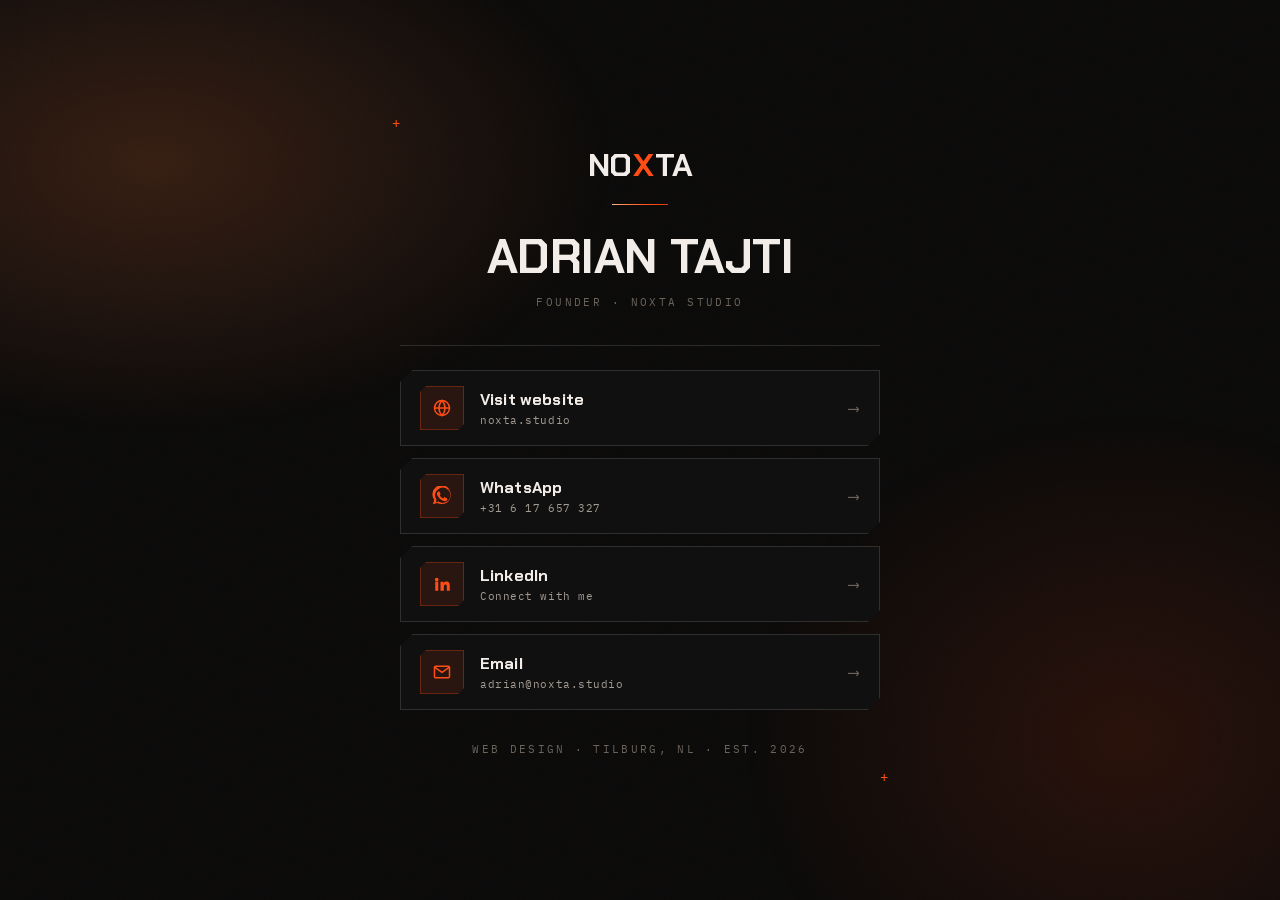
<file: card.html>
<!doctype html>
<html lang="en">
  <head>
    <meta charset="utf-8" />
    <meta name="viewport" content="width=device-width, initial-scale=1" />
    <title>Adrian Tajti · Noxta Studio</title>
    <meta name="description" content="Adrian Tajti — freelance web designer in Tilburg. Noxta Studio." />
    <meta name="robots" content="noindex,follow" />
    <link rel="canonical" href="https://noxta.studio/card" />

    <!-- Favicons / app icons -->
    <link rel="icon" type="image/svg+xml" href="assets/favicon.svg" />
    <link rel="icon" type="image/png" sizes="32x32" href="assets/favicon-32x32.png" />
    <link rel="icon" type="image/png" sizes="16x16" href="assets/favicon-16x16.png" />
    <link rel="shortcut icon" href="assets/favicon.ico" />
    <link rel="apple-touch-icon" sizes="180x180" href="assets/apple-touch-icon.png" />
    <link rel="manifest" href="site.webmanifest" />
    <meta name="theme-color" content="#ff4d15" />

    <link rel="preconnect" href="https://fonts.googleapis.com" />
    <link rel="preconnect" href="https://fonts.gstatic.com" crossorigin />
    <link href="https://fonts.googleapis.com/css2?family=Chakra+Petch:wght@500;600;700&family=Archivo:ital,wdth,wght@0,62..125,100..900;1,62..125,100..900&family=IBM+Plex+Mono:wght@400;500&display=swap" rel="stylesheet" />
    <style>
:root {
  --bg: #0a0908;
  --bg-soft: #111010;
  --bg-tint: #181614;
  --ink: #f2ede8;
  --ink-soft: #a39c93;
  --mute: #6b645c;
  --hairline: rgba(255, 255, 255, 0.13);
  --accent: linear-gradient(100deg, #ffb38a 0%, #ff7a3d 32%, #ff4d15 68%, #d63a0d 100%);
  --accent-solid: #ff4d15;
  --f-display: "Chakra Petch", "Archivo", sans-serif;
  --f-body: "Archivo", sans-serif;
  --f-mono: "IBM Plex Mono", monospace;
  --pad-x: clamp(20px, 5vw, 40px);
}

* { box-sizing: border-box; margin: 0; padding: 0; }

html, body {
  background: var(--bg);
  color: var(--ink);
  font-family: var(--f-body);
  -webkit-font-smoothing: antialiased;
  text-rendering: optimizeLegibility;
  overflow-x: clip;
  min-height: 100dvh;
}

body {
  display: flex;
  flex-direction: column;
  align-items: center;
  justify-content: center;
  padding: 64px var(--pad-x);
  position: relative;
  isolation: isolate;
}

/* Ambient orange glows */
body::before,
body::after {
  content: "";
  position: fixed;
  inset: 0;
  pointer-events: none;
  z-index: -1;
}
body::before {
  background:
    radial-gradient(ellipse 60% 50% at 12% 18%, rgba(255, 122, 61, 0.18), transparent 60%),
    radial-gradient(ellipse 50% 60% at 88% 82%, rgba(214, 58, 13, 0.15), transparent 60%);
}
body::after {
  background-image: url("data:image/svg+xml;utf8,<svg xmlns='http://www.w3.org/2000/svg' width='200' height='200'><filter id='n'><feTurbulence type='fractalNoise' baseFrequency='0.9' numOctaves='2' stitchTiles='stitch'/><feColorMatrix values='0 0 0 0 0.6 0 0 0 0 0.7 0 0 0 0 1 0 0 0 0.05 0'/></filter><rect width='100%25' height='100%25' filter='url(%23n)'/></svg>");
  opacity: 0.4;
  mix-blend-mode: screen;
}

.card-wrap {
  position: relative;
  width: 100%;
  max-width: 480px;
  display: flex;
  flex-direction: column;
  align-items: center;
}
.card-wrap::before,
.card-wrap::after {
  content: "+";
  position: absolute;
  font-family: var(--f-mono);
  font-size: 14px;
  color: var(--accent-solid);
  line-height: 1;
}
.card-wrap::before { top: -28px; left: -8px; }
.card-wrap::after  { bottom: -28px; right: -8px; }

.logo {
  font-family: var(--f-display);
  font-weight: 700;
  font-size: 32px;
  letter-spacing: -0.01em;
  text-decoration: none;
  color: var(--ink);
  display: inline-flex;
  align-items: baseline;
}
.logo .x {
  color: var(--accent-solid);
  padding: 0 1px;
}

.logo-rule {
  width: 56px;
  height: 1px;
  background: var(--accent);
  margin: 18px 0 28px;
}

.name {
  font-family: var(--f-display);
  font-weight: 700;
  font-size: clamp(34px, 7vw, 48px);
  line-height: 1;
  letter-spacing: -0.01em;
  text-transform: uppercase;
  text-align: center;
}

.role {
  font-family: var(--f-mono);
  font-size: 11px;
  letter-spacing: 0.22em;
  text-transform: uppercase;
  color: var(--mute);
  margin-top: 14px;
}

.divider {
  width: 100%;
  height: 1px;
  background: var(--hairline);
  margin: 36px 0 24px;
}

.links {
  width: 100%;
  display: flex;
  flex-direction: column;
  gap: 12px;
}

.link {
  --mx: 50%;
  --my: 50%;
  position: relative;
  display: flex;
  align-items: center;
  gap: 16px;
  padding: 16px 20px;
  background: var(--bg-soft);
  color: var(--ink);
  text-decoration: none;
  box-shadow: inset 0 0 0 1px var(--hairline);
  clip-path: polygon(12px 0, 100% 0, 100% calc(100% - 12px), calc(100% - 12px) 100%, 0 100%, 0 12px);
  overflow: hidden;
  transition:
    transform 280ms cubic-bezier(.2,.7,.2,1),
    box-shadow 280ms cubic-bezier(.2,.7,.2,1),
    background-color 280ms;
}
.link::after {
  content: "";
  position: absolute;
  inset: 0;
  pointer-events: none;
  background: radial-gradient(
    260px circle at var(--mx, 50%) var(--my, 50%),
    rgba(255, 77, 21, 0.20),
    rgba(255, 77, 21, 0) 70%
  );
  opacity: 0;
  transition: opacity 240ms cubic-bezier(.2,.7,.2,1);
  z-index: 1;
  mix-blend-mode: screen;
}
.link > * { position: relative; z-index: 2; }
.link:hover {
  transform: translateY(-3px);
  background-color: rgba(255, 77, 21, 0.04);
  box-shadow:
    inset 0 0 0 1px rgba(255, 77, 21, 0.45),
    0 18px 40px -20px rgba(0, 0, 0, 0.6),
    0 0 60px -30px rgba(255, 77, 21, 0.35);
}
.link:hover::after { opacity: 1; }

.link-icon {
  width: 44px;
  height: 44px;
  flex-shrink: 0;
  display: flex;
  align-items: center;
  justify-content: center;
  background: rgba(255, 77, 21, 0.10);
  color: var(--accent-solid);
  box-shadow: inset 0 0 0 1px rgba(255, 77, 21, 0.30);
  clip-path: polygon(6px 0, 100% 0, 100% calc(100% - 6px), calc(100% - 6px) 100%, 0 100%, 0 6px);
  transition: background 280ms, box-shadow 280ms;
}
.link:hover .link-icon {
  background: rgba(255, 77, 21, 0.16);
  box-shadow: inset 0 0 0 1px rgba(255, 77, 21, 0.55);
}

.link-text {
  flex: 1;
  display: flex;
  flex-direction: column;
  gap: 3px;
  min-width: 0;
}
.link-label {
  font-family: var(--f-display);
  font-weight: 700;
  font-size: 16px;
  letter-spacing: 0.01em;
  color: var(--ink);
}
.link-sub {
  font-family: var(--f-mono);
  font-size: 11px;
  letter-spacing: 0.05em;
  color: var(--ink-soft);
  white-space: nowrap;
  overflow: hidden;
  text-overflow: ellipsis;
}

.link-arrow {
  color: var(--mute);
  font-family: var(--f-display);
  font-size: 18px;
  transition: color 200ms cubic-bezier(.2,.7,.2,1), transform 200ms cubic-bezier(.2,.7,.2,1);
}
.link:hover .link-arrow {
  color: var(--accent-solid);
  transform: translateX(4px);
}

.foot {
  margin-top: 32px;
  font-family: var(--f-mono);
  font-size: 10.5px;
  letter-spacing: 0.22em;
  text-transform: uppercase;
  color: var(--mute);
  text-align: center;
}

/* Cinematic entrance */
@keyframes cardrise {
  from { opacity: 0; transform: translateY(20px); filter: blur(8px); }
  to   { opacity: 1; transform: translateY(0);    filter: blur(0); }
}
.logo, .logo-rule, .name, .role, .divider, .links .link, .foot {
  animation: cardrise 900ms cubic-bezier(.2,.7,.2,1) both;
}
.logo       { animation-delay:  80ms; }
.logo-rule  { animation-delay: 180ms; }
.name       { animation-delay: 260ms; }
.role       { animation-delay: 380ms; }
.divider    { animation-delay: 480ms; }
.links .link:nth-child(1) { animation-delay: 540ms; }
.links .link:nth-child(2) { animation-delay: 620ms; }
.links .link:nth-child(3) { animation-delay: 700ms; }
.links .link:nth-child(4) { animation-delay: 780ms; }
.foot       { animation-delay: 900ms; }

@media (prefers-reduced-motion: reduce) {
  .logo, .logo-rule, .name, .role, .divider, .links .link, .foot {
    animation: none !important;
    opacity: 1 !important;
    transform: none !important;
    filter: none !important;
  }
}
    </style>
  </head>
  <body>
    <main class="card-wrap" id="card">
      <a href="/" class="logo" aria-label="Noxta">NO<span class="x">X</span>TA</a>
      <div class="logo-rule"></div>

      <h1 class="name">Adrian Tajti</h1>
      <div class="role">Founder · Noxta Studio</div>

      <div class="divider"></div>

      <div class="links">
        <a class="link" href="https://noxta.studio" aria-label="Open noxta.studio">
          <span class="link-icon" aria-hidden="true">
            <svg width="20" height="20" viewBox="0 0 24 24" fill="none" stroke="currentColor" stroke-width="1.8" stroke-linecap="round" stroke-linejoin="round">
              <circle cx="12" cy="12" r="9" />
              <path d="M3 12h18" />
              <path d="M12 3a13 13 0 0 1 0 18" />
              <path d="M12 3a13 13 0 0 0 0 18" />
            </svg>
          </span>
          <span class="link-text">
            <span class="link-label">Visit website</span>
            <span class="link-sub">noxta.studio</span>
          </span>
          <span class="link-arrow" aria-hidden="true">→</span>
        </a>

        <a class="link" href="https://wa.me/31617657327" target="_blank" rel="noreferrer noopener" aria-label="WhatsApp Adrian">
          <span class="link-icon" aria-hidden="true">
            <svg width="20" height="20" viewBox="0 0 24 24" fill="currentColor">
              <path d="M17.5 14.4c-.3-.1-1.8-.9-2.1-1-.3-.1-.5-.1-.7.2-.2.3-.8 1-.9 1.2-.2.2-.3.2-.6.1-1.7-.8-2.7-1.5-3.8-3.4-.3-.5.3-.5.8-1.5.1-.2.1-.3 0-.5l-1-2.4c-.3-.6-.5-.5-.7-.5h-.6c-.2 0-.5.1-.8.4-.3.3-1.1 1-1.1 2.5s1.1 3 1.3 3.2c.2.2 2.2 3.4 5.4 4.8.7.3 1.3.5 1.7.6.7.2 1.3.2 1.8.1.6-.1 1.8-.7 2-1.4.3-.7.3-1.3.2-1.4-.1-.2-.3-.2-.6-.4Z" />
              <path d="M20.5 3.5A11 11 0 0 0 2.7 16.8L1 22l5.3-1.7a11 11 0 0 0 5.3 1.3h.1a11 11 0 0 0 7.8-18.6Zm-7.8 16.7a9 9 0 0 1-4.7-1.3l-.3-.2-3.2 1 1-3.1-.2-.3a9.2 9.2 0 1 1 7.4 4Z" />
            </svg>
          </span>
          <span class="link-text">
            <span class="link-label">WhatsApp</span>
            <span class="link-sub">+31 6 17 657 327</span>
          </span>
          <span class="link-arrow" aria-hidden="true">→</span>
        </a>

        <a class="link" href="https://www.linkedin.com/in/adriantajti/" target="_blank" rel="noreferrer noopener" aria-label="LinkedIn profile">
          <span class="link-icon" aria-hidden="true">
            <svg width="18" height="18" viewBox="0 0 24 24" fill="currentColor">
              <path d="M4.98 3.5a2.5 2.5 0 1 1 0 5 2.5 2.5 0 0 1 0-5ZM3 9h4v12H3V9Zm7 0h3.8v1.7h.1c.5-1 1.8-2 3.7-2 4 0 4.8 2.6 4.8 6V21h-4v-5.5c0-1.3 0-3-1.8-3s-2.1 1.4-2.1 2.9V21H10V9Z" />
            </svg>
          </span>
          <span class="link-text">
            <span class="link-label">LinkedIn</span>
            <span class="link-sub">Connect with me</span>
          </span>
          <span class="link-arrow" aria-hidden="true">→</span>
        </a>

        <a class="link" href="mailto:adrian@noxta.studio" aria-label="Email Adrian">
          <span class="link-icon" aria-hidden="true">
            <svg width="20" height="20" viewBox="0 0 24 24" fill="none" stroke="currentColor" stroke-width="1.8" stroke-linecap="round" stroke-linejoin="round">
              <rect x="3" y="5" width="18" height="14" rx="1.5" />
              <path d="m3.5 6.5 8.5 6 8.5-6" />
            </svg>
          </span>
          <span class="link-text">
            <span class="link-label">Email</span>
            <span class="link-sub">adrian@noxta.studio</span>
          </span>
          <span class="link-arrow" aria-hidden="true">→</span>
        </a>
      </div>

      <div class="foot">Web design · Tilburg, NL · Est. 2026</div>
    </main>

    <script>
      // Cursor-tracking spotlight on each link
      document.querySelectorAll(".link").forEach((el) => {
        el.addEventListener("mousemove", (e) => {
          const r = el.getBoundingClientRect();
          el.style.setProperty("--mx", (e.clientX - r.left) + "px");
          el.style.setProperty("--my", (e.clientY - r.top) + "px");
        });
      });
    </script>
  </body>
</html>
</file>
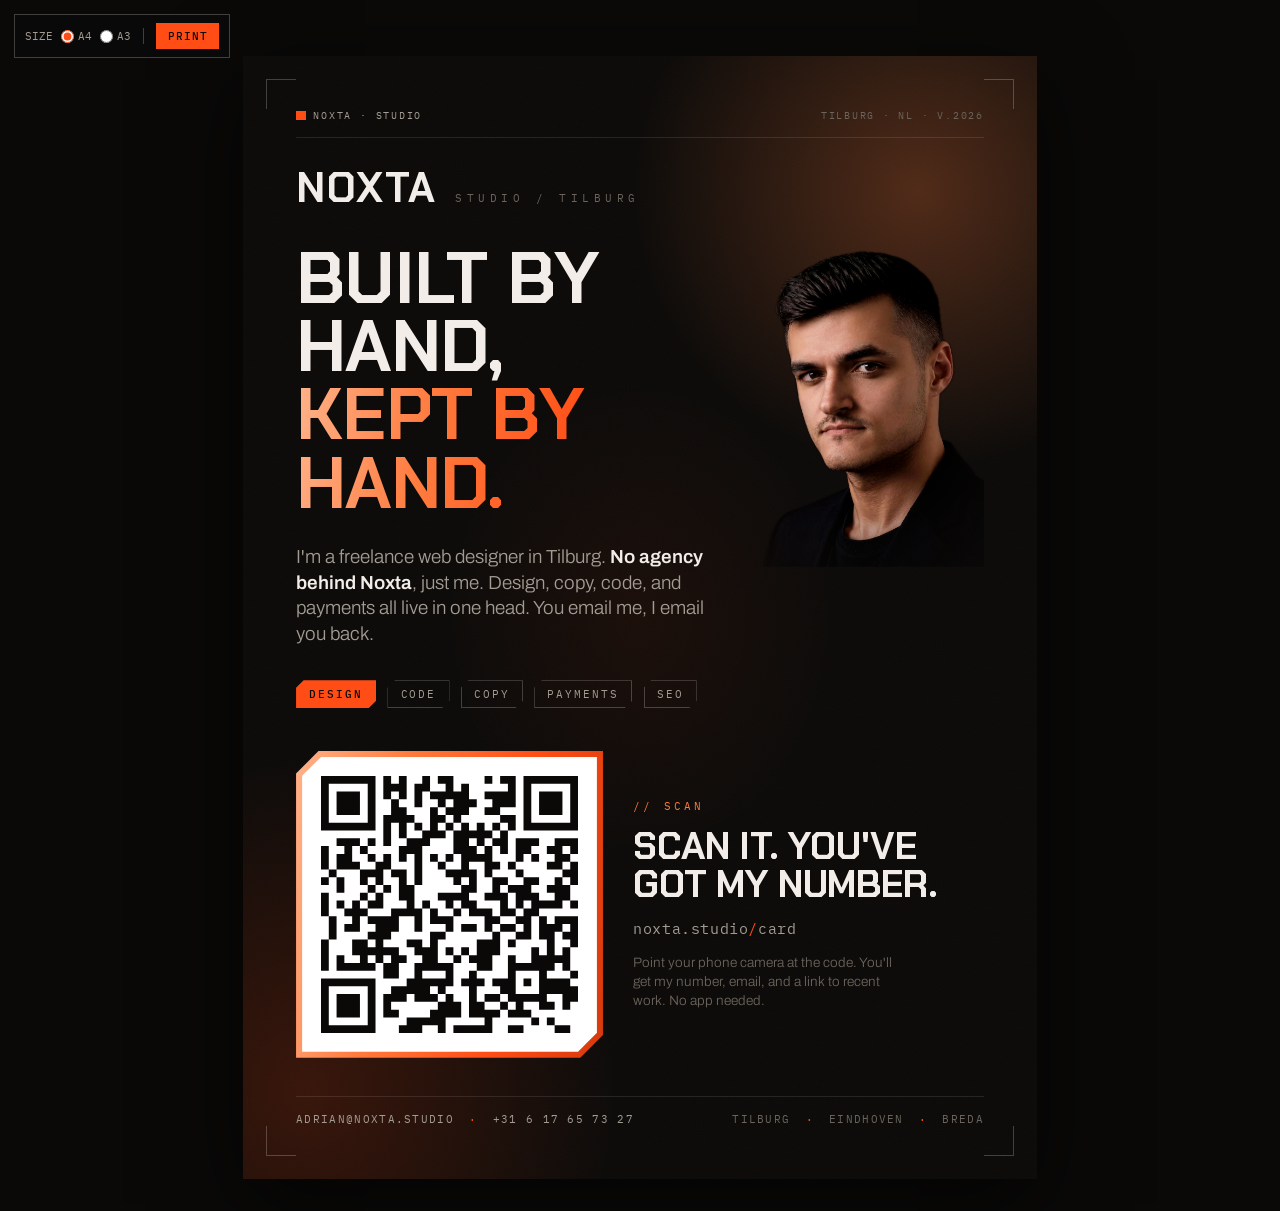
<file: poster.html>
<!doctype html>
<html lang="en">
  <head>
    <meta charset="utf-8" />
    <meta name="viewport" content="width=device-width, initial-scale=1" />
    <title>Noxta Studio · Poster (A4 / A3, printable)</title>
    <meta name="robots" content="noindex,nofollow" />
    <link rel="icon" type="image/svg+xml" href="assets/favicon.svg" />

    <link rel="preconnect" href="https://fonts.googleapis.com" />
    <link rel="preconnect" href="https://fonts.gstatic.com" crossorigin />
    <link
      rel="stylesheet"
      href="https://fonts.googleapis.com/css2?family=Chakra+Petch:wght;600;700&family=Archivo:ital,wdth,wght,62..125,100..900;1,62..125,100..900&family=IBM+Plex+Mono:wght;500&display=swap"
    />

    <style>
      /* ─────────────────────────────────────────────────────────
         Noxta Studio · Wall poster
         Designed at A4 (210×297mm) · scales 1:1 to A3 via toggle.
         Brand: Obsidian Kinetic — #0a0908 + orange #ff4d15
         ───────────────────────────────────────────────────────── */

      :root {
        --bg: #0a0908;
        --bg-soft: #111010;
        --ink: #f2ede8;
        --ink-soft: #a39c93;
        --mute: #6b645c;
        --hairline: rgba(255, 255, 255, 0.1);
        --hairline-strong: rgba(255, 255, 255, 0.22);

        --orange-light: #ff7a3d;
        --orange: #ff4d15;
        --orange-deep: #d63a0d;
        --accent: linear-gradient(100deg, #ffb38a 0%, #ff7a3d 32%, #ff4d15 68%, #d63a0d 100%);

        --f-display: "Chakra Petch", "Archivo", system-ui, sans-serif;
        --f-body: "Archivo", system-ui, -apple-system, sans-serif;
        --f-mono: "IBM Plex Mono", ui-monospace, monospace;
      }

      * { box-sizing: border-box; margin: 0; padding: 0; }

      html, body {
        background: #0a0908;
        color: var(--ink);
        font-family: var(--f-body);
        -webkit-font-smoothing: antialiased;
        -webkit-print-color-adjust: exact;
        print-color-adjust: exact;
      }

      /* ── Named pages: pick A4 or A3 portrait at print time ── */
      @page a4 { size: A4 portrait; margin: 0; }
      @page a3 { size: A3 portrait; margin: 0; }
      body.size-a4 .poster { page: a4; }
      body.size-a3 .poster { page: a3; }

      /* ── Screen-only toolbar ── */
      .toolbar {
        position: fixed;
        top: 14px;
        left: 14px;
        z-index: 20;
        display: flex;
        gap: 8px;
        padding: 8px 10px;
        background: rgba(10, 10, 10, 0.92);
        border: 1px solid var(--hairline-strong);
        font-family: var(--f-mono);
        font-size: 11px;
        color: var(--ink-soft);
        backdrop-filter: blur(8px);
        align-items: center;
      }
      .toolbar label { display: inline-flex; align-items: center; gap: 4px; cursor: pointer; }
      .toolbar input { accent-color: var(--orange); }
      .toolbar button {
        font-family: var(--f-mono);
        font-size: 11px;
        font-weight: 500;
        letter-spacing: 0.08em;
        text-transform: uppercase;
        padding: 6px 12px;
        color: var(--bg);
        background: var(--orange);
        border: 0;
        cursor: pointer;
      }
      .toolbar button:hover { background: var(--orange-light); }
      .toolbar .sep { width: 1px; height: 16px; background: var(--hairline-strong); margin: 0 4px; }

      /* ── Poster sheet ── */
      .poster {
        position: relative;
        margin: 56px auto 32px;
        width: 210mm;
        height: 297mm;
        background: var(--bg);
        color: var(--ink);
        overflow: hidden;
        box-shadow: 0 24px 80px rgba(0, 0, 0, 0.6);
      }
      body.size-a3 .poster {
        width: 297mm;
        height: 420mm;
      }

      /* Ambient orange glows */
      .poster::before {
        content: "";
        position: absolute;
        inset: 0;
        background:
          radial-gradient(ellipse 55% 38% at 85% 12%, rgba(255, 122, 61, 0.28), transparent 65%),
          radial-gradient(ellipse 60% 45% at 8% 92%, rgba(214, 58, 13, 0.22), transparent 65%),
          radial-gradient(ellipse 35% 30% at 50% 50%, rgba(255, 77, 21, 0.06), transparent 70%);
        z-index: 0;
        pointer-events: none;
      }

      /* Subtle film grain */
      .poster::after {
        content: "";
        position: absolute;
        inset: 0;
        background-image: url("data:image/svg+xml;utf8,<svg xmlns='http://www.w3.org/2000/svg' width='240' height='240'><filter id='n'><feTurbulence type='fractalNoise' baseFrequency='0.9' numOctaves='2' stitchTiles='stitch'/><feColorMatrix values='0 0 0 0 1 0 0 0 0 0.45 0 0 0 0 0.2 0 0 0 0.05 0'/></filter><rect width='100%25' height='100%25' filter='url(%23n)'/></svg>");
        opacity: 0.55;
        mix-blend-mode: screen;
        z-index: 1;
        pointer-events: none;
      }

      .sheet {
        position: relative;
        z-index: 2;
        width: 210mm;
        height: 297mm;
        padding: 14mm;
        display: flex;
        flex-direction: column;
        transform-origin: top left;
      }
      /* A3 is just A4 scaled up uniformly (√2 ratio), so all spacing/typography
         keeps its A4 proportions instead of looking marooned on a bigger sheet. */
      body.size-a3 .sheet {
        transform: scale(1.41428571);
      }

      /* ─── Top utility strip ─── */
      .topbar {
        display: flex;
        justify-content: space-between;
        align-items: center;
        font-family: var(--f-mono);
        font-size: 2.6mm;
        letter-spacing: 0.18em;
        text-transform: uppercase;
        color: var(--mute);
        padding-bottom: 4mm;
        border-bottom: 0.4mm solid var(--hairline);
      }
      .topbar .dot {
        display: inline-block;
        width: 2.6mm;
        height: 2.6mm;
        background: var(--orange);
        margin-right: 2mm;
        vertical-align: -0.4mm;
      }
      .topbar .id { color: var(--ink-soft); }

      /* ─── Wordmark strip ─── */
      .wordmark {
        margin-top: 6mm;
        font-family: var(--f-display);
        font-weight: 700;
        font-size: 11mm;
        letter-spacing: 0.04em;
        text-transform: uppercase;
        color: var(--ink);
        display: flex;
        align-items: baseline;
        gap: 5mm;
      }
      .wordmark .sub {
        font-family: var(--f-mono);
        font-size: 3mm;
        font-weight: 400;
        letter-spacing: 0.4em;
        color: var(--mute);
        text-transform: uppercase;
      }

      /* ─── Hero row: text + portrait ─── */
      .hero-row {
        margin-top: 8mm;
        display: grid;
        grid-template-columns: 1fr 64mm;
        gap: 6mm;
        align-items: start;
      }
      .hero-left { min-width: 0; }

      .hero {
        font-family: var(--f-display);
        font-weight: 700;
        font-size: 19mm;
        line-height: 0.95;
        letter-spacing: -0.01em;
        text-transform: uppercase;
        color: var(--ink);
      }
      .hero .line-2 {
        background: var(--accent);
        -webkit-background-clip: text;
        background-clip: text;
        color: transparent;
        display: inline-block;
      }

      .lede {
        margin-top: 7mm;
        font-family: var(--f-body);
        font-weight: 300;
        font-size: 5mm;
        line-height: 1.35;
        color: var(--ink-soft);
      }
      .lede strong { color: var(--ink); font-weight: 600; }

      /* Portrait — bare image, no frame; blends into dark sheet like the site header.
         Radial mask feathers the photo edges so its bounding rectangle never shows
         against the sheet, even when scaled up to A3. */
      .portrait {
        display: block;
        width: 100%;
        height: auto;
        aspect-ratio: 3 / 4;
        object-fit: cover;
        object-position: center 18%;
        -webkit-mask-image: radial-gradient(
          ellipse 95% 100% at 50% 35%,
          #000 42%,
          transparent 96%
        );
                mask-image: radial-gradient(
          ellipse 95% 100% at 50% 35%,
          #000 42%,
          transparent 96%
        );
      }

      /* ─── Value tags row ─── */
      .tags {
        margin-top: 9mm;
        display: flex;
        flex-wrap: wrap;
        gap: 3mm;
        font-family: var(--f-mono);
        font-size: 2.9mm;
        text-transform: uppercase;
        letter-spacing: 0.18em;
        color: var(--ink-soft);
      }
      .tag {
        padding: 1.6mm 3.2mm;
        border: 0.35mm solid var(--hairline-strong);
        clip-path: polygon(2mm 0, 100% 0, 100% calc(100% - 2mm), calc(100% - 2mm) 100%, 0 100%, 0 2mm);
      }
      .tag.accent {
        background: var(--orange);
        color: var(--bg);
        border-color: var(--orange);
        font-weight: 500;
      }

      /* ─── QR block ─── */
      .qr-block {
        margin-top: auto;
        display: grid;
        grid-template-columns: auto 1fr;
        gap: 8mm;
        align-items: stretch;
        padding-top: 10mm;
      }

      .qr-panel {
        position: relative;
        width: 78mm;
        height: 78mm;
        background: #ffffff;
        padding: 5mm;
        clip-path: polygon(5mm 0, 100% 0, 100% calc(100% - 5mm), calc(100% - 5mm) 100%, 0 100%, 0 5mm);
      }
      .qr-panel svg {
        width: 100%;
        height: 100%;
        display: block;
      }
      /* Decorative outer frame */
      .qr-wrap {
        position: relative;
        padding: 1.6mm;
        background: var(--accent);
        clip-path: polygon(6mm 0, 100% 0, 100% calc(100% - 6mm), calc(100% - 6mm) 100%, 0 100%, 0 6mm);
      }

      .qr-meta {
        display: flex;
        flex-direction: column;
        justify-content: center;
        gap: 4mm;
        font-family: var(--f-body);
      }
      .qr-meta .scan-label {
        font-family: var(--f-mono);
        font-size: 2.8mm;
        text-transform: uppercase;
        letter-spacing: 0.3em;
        color: var(--orange-light);
      }
      .qr-meta .scan-headline {
        font-family: var(--f-display);
        font-weight: 700;
        font-size: 10mm;
        line-height: 1;
        text-transform: uppercase;
        color: var(--ink);
        letter-spacing: -0.005em;
      }
      .qr-meta .scan-url {
        font-family: var(--f-mono);
        font-size: 4mm;
        letter-spacing: 0.04em;
        color: var(--ink-soft);
      }
      .qr-meta .scan-url .slash { color: var(--orange); }
      .qr-meta .scan-help {
        font-family: var(--f-body);
        font-weight: 300;
        font-size: 3.6mm;
        line-height: 1.4;
        color: var(--mute);
        max-width: 70mm;
      }

      /* ─── Footer contact strip ─── */
      .footer {
        margin-top: 10mm;
        padding-top: 4mm;
        border-top: 0.4mm solid var(--hairline);
        display: flex;
        justify-content: space-between;
        align-items: center;
        flex-wrap: wrap;
        gap: 4mm;
        font-family: var(--f-mono);
        font-size: 2.9mm;
        letter-spacing: 0.12em;
        text-transform: uppercase;
        color: var(--ink-soft);
      }
      .footer .group { display: flex; gap: 4mm; align-items: center; flex-wrap: wrap; }
      .footer .sep { color: var(--orange); }
      .footer .muted { color: var(--mute); }

      /* ─── Corner brackets (registration-mark style) ─── */
      .bracket {
        position: absolute;
        width: 8mm;
        height: 8mm;
        border-color: var(--hairline-strong);
        border-style: solid;
        border-width: 0;
        z-index: 3;
        pointer-events: none;
      }
      .bracket.tl { top: 6mm; left: 6mm; border-top-width: 0.4mm; border-left-width: 0.4mm; }
      .bracket.tr { top: 6mm; right: 6mm; border-top-width: 0.4mm; border-right-width: 0.4mm; }
      .bracket.bl { bottom: 6mm; left: 6mm; border-bottom-width: 0.4mm; border-left-width: 0.4mm; }
      .bracket.br { bottom: 6mm; right: 6mm; border-bottom-width: 0.4mm; border-right-width: 0.4mm; }

      /* ── Print rules ── */
      @media print {
        html, body { background: var(--bg); }
        .toolbar { display: none !important; }
        .poster {
          margin: 0;
          box-shadow: none;
          page-break-after: always;
        }
      }
    </style>
  </head>
  <body class="size-a4">
    <div class="toolbar" aria-label="Poster controls">
      <span>SIZE</span>
      <label><input type="radio" name="size" value="a4" checked /> A4</label>
      <label><input type="radio" name="size" value="a3" /> A3</label>
      <span class="sep"></span>
      <button type="button" id="printBtn">PRINT</button>
    </div>

    <article class="poster" aria-label="Noxta Studio poster">
      <span class="bracket tl"></span>
      <span class="bracket tr"></span>
      <span class="bracket bl"></span>
      <span class="bracket br"></span>

      <div class="sheet">
        <!-- TOP UTILITY -->
        <header class="topbar">
          <div><span class="dot"></span><span class="id">NOXTA · STUDIO</span></div>
          <div>TILBURG · NL · v.2026</div>
        </header>

        <!-- WORDMARK -->
        <div class="wordmark">
          NOXTA
          <span class="sub">STUDIO / TILBURG</span>
        </div>

        <!-- HERO + PORTRAIT -->
        <div class="hero-row">
          <div class="hero-left">
            <h1 class="hero">
              Built by hand,<br />
              <span class="line-2">kept by hand.</span>
            </h1>

            <p class="lede">
              I'm a freelance web designer in Tilburg. <strong>No agency behind Noxta</strong>,
              just me. Design, copy, code, and payments all live in one head. You email me,
              I email you back.
            </p>
          </div>

          <img
            class="portrait"
            src="assets/portrait-hero.png"
            alt="Adrian Tajti, founder of Noxta Studio"
          />
        </div>

        <!-- VALUE TAGS -->
        <div class="tags">
          <span class="tag accent">Design</span>
          <span class="tag">Code</span>
          <span class="tag">Copy</span>
          <span class="tag">Payments</span>
          <span class="tag">SEO</span>
        </div>

        <!-- QR + META -->
        <div class="qr-block">
          <div class="qr-wrap">
            <div class="qr-panel">
              <!-- QR encoding: https://noxta.studio/card  (ECC level H, 33×33 modules) -->
              <svg xmlns="http://www.w3.org/2000/svg" viewBox="0 0 792 792" aria-label="QR code linking to noxta.studio/card">
                <path fill="#0a0908" d="M 0,0 l 24,0 0,24 -24,0 z M 24,0 l 24,0 0,24 -24,0 z M 48,0 l 24,0 0,24 -24,0 z M 72,0 l 24,0 0,24 -24,0 z M 96,0 l 24,0 0,24 -24,0 z M 120,0 l 24,0 0,24 -24,0 z M 144,0 l 24,0 0,24 -24,0 z M 192,0 l 24,0 0,24 -24,0 z M 240,0 l 24,0 0,24 -24,0 z M 312,0 l 24,0 0,24 -24,0 z M 360,0 l 24,0 0,24 -24,0 z M 384,0 l 24,0 0,24 -24,0 z M 504,0 l 24,0 0,24 -24,0 z M 552,0 l 24,0 0,24 -24,0 z M 576,0 l 24,0 0,24 -24,0 z M 624,0 l 24,0 0,24 -24,0 z M 648,0 l 24,0 0,24 -24,0 z M 672,0 l 24,0 0,24 -24,0 z M 696,0 l 24,0 0,24 -24,0 z M 720,0 l 24,0 0,24 -24,0 z M 744,0 l 24,0 0,24 -24,0 z M 768,0 l 24,0 0,24 -24,0 z M 0,24 l 24,0 0,24 -24,0 z M 144,24 l 24,0 0,24 -24,0 z M 192,24 l 24,0 0,24 -24,0 z M 216,24 l 24,0 0,24 -24,0 z M 240,24 l 24,0 0,24 -24,0 z M 288,24 l 24,0 0,24 -24,0 z M 312,24 l 24,0 0,24 -24,0 z M 384,24 l 24,0 0,24 -24,0 z M 432,24 l 24,0 0,24 -24,0 z M 576,24 l 24,0 0,24 -24,0 z M 624,24 l 24,0 0,24 -24,0 z M 768,24 l 24,0 0,24 -24,0 z M 0,48 l 24,0 0,24 -24,0 z M 48,48 l 24,0 0,24 -24,0 z M 72,48 l 24,0 0,24 -24,0 z M 96,48 l 24,0 0,24 -24,0 z M 144,48 l 24,0 0,24 -24,0 z M 192,48 l 24,0 0,24 -24,0 z M 240,48 l 24,0 0,24 -24,0 z M 288,48 l 24,0 0,24 -24,0 z M 336,48 l 24,0 0,24 -24,0 z M 360,48 l 24,0 0,24 -24,0 z M 384,48 l 24,0 0,24 -24,0 z M 408,48 l 24,0 0,24 -24,0 z M 432,48 l 24,0 0,24 -24,0 z M 504,48 l 24,0 0,24 -24,0 z M 528,48 l 24,0 0,24 -24,0 z M 552,48 l 24,0 0,24 -24,0 z M 576,48 l 24,0 0,24 -24,0 z M 624,48 l 24,0 0,24 -24,0 z M 672,48 l 24,0 0,24 -24,0 z M 696,48 l 24,0 0,24 -24,0 z M 720,48 l 24,0 0,24 -24,0 z M 768,48 l 24,0 0,24 -24,0 z M 0,72 l 24,0 0,24 -24,0 z M 48,72 l 24,0 0,24 -24,0 z M 72,72 l 24,0 0,24 -24,0 z M 96,72 l 24,0 0,24 -24,0 z M 144,72 l 24,0 0,24 -24,0 z M 216,72 l 24,0 0,24 -24,0 z M 288,72 l 24,0 0,24 -24,0 z M 360,72 l 24,0 0,24 -24,0 z M 408,72 l 24,0 0,24 -24,0 z M 432,72 l 24,0 0,24 -24,0 z M 456,72 l 24,0 0,24 -24,0 z M 528,72 l 24,0 0,24 -24,0 z M 552,72 l 24,0 0,24 -24,0 z M 576,72 l 24,0 0,24 -24,0 z M 624,72 l 24,0 0,24 -24,0 z M 672,72 l 24,0 0,24 -24,0 z M 696,72 l 24,0 0,24 -24,0 z M 720,72 l 24,0 0,24 -24,0 z M 768,72 l 24,0 0,24 -24,0 z M 0,96 l 24,0 0,24 -24,0 z M 48,96 l 24,0 0,24 -24,0 z M 72,96 l 24,0 0,24 -24,0 z M 96,96 l 24,0 0,24 -24,0 z M 144,96 l 24,0 0,24 -24,0 z M 216,96 l 24,0 0,24 -24,0 z M 240,96 l 24,0 0,24 -24,0 z M 336,96 l 24,0 0,24 -24,0 z M 384,96 l 24,0 0,24 -24,0 z M 408,96 l 24,0 0,24 -24,0 z M 432,96 l 24,0 0,24 -24,0 z M 504,96 l 24,0 0,24 -24,0 z M 528,96 l 24,0 0,24 -24,0 z M 624,96 l 24,0 0,24 -24,0 z M 672,96 l 24,0 0,24 -24,0 z M 696,96 l 24,0 0,24 -24,0 z M 720,96 l 24,0 0,24 -24,0 z M 768,96 l 24,0 0,24 -24,0 z M 0,120 l 24,0 0,24 -24,0 z M 144,120 l 24,0 0,24 -24,0 z M 192,120 l 24,0 0,24 -24,0 z M 216,120 l 24,0 0,24 -24,0 z M 240,120 l 24,0 0,24 -24,0 z M 264,120 l 24,0 0,24 -24,0 z M 336,120 l 24,0 0,24 -24,0 z M 360,120 l 24,0 0,24 -24,0 z M 408,120 l 24,0 0,24 -24,0 z M 552,120 l 24,0 0,24 -24,0 z M 576,120 l 24,0 0,24 -24,0 z M 624,120 l 24,0 0,24 -24,0 z M 768,120 l 24,0 0,24 -24,0 z M 0,144 l 24,0 0,24 -24,0 z M 24,144 l 24,0 0,24 -24,0 z M 48,144 l 24,0 0,24 -24,0 z M 72,144 l 24,0 0,24 -24,0 z M 96,144 l 24,0 0,24 -24,0 z M 120,144 l 24,0 0,24 -24,0 z M 144,144 l 24,0 0,24 -24,0 z M 192,144 l 24,0 0,24 -24,0 z M 240,144 l 24,0 0,24 -24,0 z M 288,144 l 24,0 0,24 -24,0 z M 336,144 l 24,0 0,24 -24,0 z M 384,144 l 24,0 0,24 -24,0 z M 432,144 l 24,0 0,24 -24,0 z M 480,144 l 24,0 0,24 -24,0 z M 528,144 l 24,0 0,24 -24,0 z M 576,144 l 24,0 0,24 -24,0 z M 624,144 l 24,0 0,24 -24,0 z M 648,144 l 24,0 0,24 -24,0 z M 672,144 l 24,0 0,24 -24,0 z M 696,144 l 24,0 0,24 -24,0 z M 720,144 l 24,0 0,24 -24,0 z M 744,144 l 24,0 0,24 -24,0 z M 768,144 l 24,0 0,24 -24,0 z M 192,168 l 24,0 0,24 -24,0 z M 240,168 l 24,0 0,24 -24,0 z M 312,168 l 24,0 0,24 -24,0 z M 336,168 l 24,0 0,24 -24,0 z M 360,168 l 24,0 0,24 -24,0 z M 408,168 l 24,0 0,24 -24,0 z M 432,168 l 24,0 0,24 -24,0 z M 456,168 l 24,0 0,24 -24,0 z M 480,168 l 24,0 0,24 -24,0 z M 504,168 l 24,0 0,24 -24,0 z M 552,168 l 24,0 0,24 -24,0 z M 48,192 l 24,0 0,24 -24,0 z M 72,192 l 24,0 0,24 -24,0 z M 96,192 l 24,0 0,24 -24,0 z M 144,192 l 24,0 0,24 -24,0 z M 192,192 l 24,0 0,24 -24,0 z M 264,192 l 24,0 0,24 -24,0 z M 288,192 l 24,0 0,24 -24,0 z M 312,192 l 24,0 0,24 -24,0 z M 408,192 l 24,0 0,24 -24,0 z M 432,192 l 24,0 0,24 -24,0 z M 480,192 l 24,0 0,24 -24,0 z M 528,192 l 24,0 0,24 -24,0 z M 552,192 l 24,0 0,24 -24,0 z M 600,192 l 24,0 0,24 -24,0 z M 624,192 l 24,0 0,24 -24,0 z M 648,192 l 24,0 0,24 -24,0 z M 720,192 l 24,0 0,24 -24,0 z M 744,192 l 24,0 0,24 -24,0 z M 768,192 l 24,0 0,24 -24,0 z M 0,216 l 24,0 0,24 -24,0 z M 72,216 l 24,0 0,24 -24,0 z M 120,216 l 24,0 0,24 -24,0 z M 240,216 l 24,0 0,24 -24,0 z M 264,216 l 24,0 0,24 -24,0 z M 288,216 l 24,0 0,24 -24,0 z M 408,216 l 24,0 0,24 -24,0 z M 432,216 l 24,0 0,24 -24,0 z M 456,216 l 24,0 0,24 -24,0 z M 504,216 l 24,0 0,24 -24,0 z M 552,216 l 24,0 0,24 -24,0 z M 600,216 l 24,0 0,24 -24,0 z M 624,216 l 24,0 0,24 -24,0 z M 696,216 l 24,0 0,24 -24,0 z M 720,216 l 24,0 0,24 -24,0 z M 768,216 l 24,0 0,24 -24,0 z M 0,240 l 24,0 0,24 -24,0 z M 48,240 l 24,0 0,24 -24,0 z M 72,240 l 24,0 0,24 -24,0 z M 144,240 l 24,0 0,24 -24,0 z M 192,240 l 24,0 0,24 -24,0 z M 240,240 l 24,0 0,24 -24,0 z M 288,240 l 24,0 0,24 -24,0 z M 336,240 l 24,0 0,24 -24,0 z M 384,240 l 24,0 0,24 -24,0 z M 432,240 l 24,0 0,24 -24,0 z M 456,240 l 24,0 0,24 -24,0 z M 480,240 l 24,0 0,24 -24,0 z M 504,240 l 24,0 0,24 -24,0 z M 600,240 l 24,0 0,24 -24,0 z M 648,240 l 24,0 0,24 -24,0 z M 720,240 l 24,0 0,24 -24,0 z M 744,240 l 24,0 0,24 -24,0 z M 0,264 l 24,0 0,24 -24,0 z M 48,264 l 24,0 0,24 -24,0 z M 72,264 l 24,0 0,24 -24,0 z M 96,264 l 24,0 0,24 -24,0 z M 168,264 l 24,0 0,24 -24,0 z M 192,264 l 24,0 0,24 -24,0 z M 288,264 l 24,0 0,24 -24,0 z M 360,264 l 24,0 0,24 -24,0 z M 432,264 l 24,0 0,24 -24,0 z M 504,264 l 24,0 0,24 -24,0 z M 528,264 l 24,0 0,24 -24,0 z M 576,264 l 24,0 0,24 -24,0 z M 696,264 l 24,0 0,24 -24,0 z M 720,264 l 24,0 0,24 -24,0 z M 768,264 l 24,0 0,24 -24,0 z M 24,288 l 24,0 0,24 -24,0 z M 120,288 l 24,0 0,24 -24,0 z M 144,288 l 24,0 0,24 -24,0 z M 168,288 l 24,0 0,24 -24,0 z M 216,288 l 24,0 0,24 -24,0 z M 240,288 l 24,0 0,24 -24,0 z M 288,288 l 24,0 0,24 -24,0 z M 384,288 l 24,0 0,24 -24,0 z M 408,288 l 24,0 0,24 -24,0 z M 432,288 l 24,0 0,24 -24,0 z M 456,288 l 24,0 0,24 -24,0 z M 504,288 l 24,0 0,24 -24,0 z M 600,288 l 24,0 0,24 -24,0 z M 744,288 l 24,0 0,24 -24,0 z M 768,288 l 24,0 0,24 -24,0 z M 0,312 l 24,0 0,24 -24,0 z M 48,312 l 24,0 0,24 -24,0 z M 120,312 l 24,0 0,24 -24,0 z M 168,312 l 24,0 0,24 -24,0 z M 240,312 l 24,0 0,24 -24,0 z M 288,312 l 24,0 0,24 -24,0 z M 408,312 l 24,0 0,24 -24,0 z M 456,312 l 24,0 0,24 -24,0 z M 528,312 l 24,0 0,24 -24,0 z M 552,312 l 24,0 0,24 -24,0 z M 624,312 l 24,0 0,24 -24,0 z M 648,312 l 24,0 0,24 -24,0 z M 720,312 l 24,0 0,24 -24,0 z M 768,312 l 24,0 0,24 -24,0 z M 48,336 l 24,0 0,24 -24,0 z M 144,336 l 24,0 0,24 -24,0 z M 192,336 l 24,0 0,24 -24,0 z M 240,336 l 24,0 0,24 -24,0 z M 264,336 l 24,0 0,24 -24,0 z M 432,336 l 24,0 0,24 -24,0 z M 456,336 l 24,0 0,24 -24,0 z M 528,336 l 24,0 0,24 -24,0 z M 576,336 l 24,0 0,24 -24,0 z M 600,336 l 24,0 0,24 -24,0 z M 624,336 l 24,0 0,24 -24,0 z M 696,336 l 24,0 0,24 -24,0 z M 720,336 l 24,0 0,24 -24,0 z M 744,336 l 24,0 0,24 -24,0 z M 0,360 l 24,0 0,24 -24,0 z M 120,360 l 24,0 0,24 -24,0 z M 168,360 l 24,0 0,24 -24,0 z M 240,360 l 24,0 0,24 -24,0 z M 264,360 l 24,0 0,24 -24,0 z M 360,360 l 24,0 0,24 -24,0 z M 384,360 l 24,0 0,24 -24,0 z M 408,360 l 24,0 0,24 -24,0 z M 432,360 l 24,0 0,24 -24,0 z M 504,360 l 24,0 0,24 -24,0 z M 528,360 l 24,0 0,24 -24,0 z M 552,360 l 24,0 0,24 -24,0 z M 600,360 l 24,0 0,24 -24,0 z M 624,360 l 24,0 0,24 -24,0 z M 648,360 l 24,0 0,24 -24,0 z M 720,360 l 24,0 0,24 -24,0 z M 744,360 l 24,0 0,24 -24,0 z M 0,384 l 24,0 0,24 -24,0 z M 48,384 l 24,0 0,24 -24,0 z M 96,384 l 24,0 0,24 -24,0 z M 144,384 l 24,0 0,24 -24,0 z M 168,384 l 24,0 0,24 -24,0 z M 264,384 l 24,0 0,24 -24,0 z M 312,384 l 24,0 0,24 -24,0 z M 384,384 l 24,0 0,24 -24,0 z M 432,384 l 24,0 0,24 -24,0 z M 456,384 l 24,0 0,24 -24,0 z M 552,384 l 24,0 0,24 -24,0 z M 600,384 l 24,0 0,24 -24,0 z M 648,384 l 24,0 0,24 -24,0 z M 672,384 l 24,0 0,24 -24,0 z M 696,384 l 24,0 0,24 -24,0 z M 720,384 l 24,0 0,24 -24,0 z M 768,384 l 24,0 0,24 -24,0 z M 0,408 l 24,0 0,24 -24,0 z M 72,408 l 24,0 0,24 -24,0 z M 96,408 l 24,0 0,24 -24,0 z M 120,408 l 24,0 0,24 -24,0 z M 216,408 l 24,0 0,24 -24,0 z M 240,408 l 24,0 0,24 -24,0 z M 264,408 l 24,0 0,24 -24,0 z M 288,408 l 24,0 0,24 -24,0 z M 336,408 l 24,0 0,24 -24,0 z M 408,408 l 24,0 0,24 -24,0 z M 456,408 l 24,0 0,24 -24,0 z M 480,408 l 24,0 0,24 -24,0 z M 504,408 l 24,0 0,24 -24,0 z M 552,408 l 24,0 0,24 -24,0 z M 576,408 l 24,0 0,24 -24,0 z M 624,408 l 24,0 0,24 -24,0 z M 648,408 l 24,0 0,24 -24,0 z M 24,432 l 24,0 0,24 -24,0 z M 96,432 l 24,0 0,24 -24,0 z M 144,432 l 24,0 0,24 -24,0 z M 168,432 l 24,0 0,24 -24,0 z M 192,432 l 24,0 0,24 -24,0 z M 216,432 l 24,0 0,24 -24,0 z M 288,432 l 24,0 0,24 -24,0 z M 336,432 l 24,0 0,24 -24,0 z M 360,432 l 24,0 0,24 -24,0 z M 384,432 l 24,0 0,24 -24,0 z M 504,432 l 24,0 0,24 -24,0 z M 528,432 l 24,0 0,24 -24,0 z M 600,432 l 24,0 0,24 -24,0 z M 624,432 l 24,0 0,24 -24,0 z M 672,432 l 24,0 0,24 -24,0 z M 720,432 l 24,0 0,24 -24,0 z M 744,432 l 24,0 0,24 -24,0 z M 768,432 l 24,0 0,24 -24,0 z M 24,456 l 24,0 0,24 -24,0 z M 72,456 l 24,0 0,24 -24,0 z M 96,456 l 24,0 0,24 -24,0 z M 168,456 l 24,0 0,24 -24,0 z M 192,456 l 24,0 0,24 -24,0 z M 216,456 l 24,0 0,24 -24,0 z M 288,456 l 24,0 0,24 -24,0 z M 384,456 l 24,0 0,24 -24,0 z M 432,456 l 24,0 0,24 -24,0 z M 456,456 l 24,0 0,24 -24,0 z M 504,456 l 24,0 0,24 -24,0 z M 552,456 l 24,0 0,24 -24,0 z M 576,456 l 24,0 0,24 -24,0 z M 624,456 l 24,0 0,24 -24,0 z M 672,456 l 24,0 0,24 -24,0 z M 696,456 l 24,0 0,24 -24,0 z M 720,456 l 24,0 0,24 -24,0 z M 768,456 l 24,0 0,24 -24,0 z M 24,480 l 24,0 0,24 -24,0 z M 144,480 l 24,0 0,24 -24,0 z M 168,480 l 24,0 0,24 -24,0 z M 192,480 l 24,0 0,24 -24,0 z M 336,480 l 24,0 0,24 -24,0 z M 360,480 l 24,0 0,24 -24,0 z M 528,480 l 24,0 0,24 -24,0 z M 600,480 l 24,0 0,24 -24,0 z M 624,480 l 24,0 0,24 -24,0 z M 672,480 l 24,0 0,24 -24,0 z M 696,480 l 24,0 0,24 -24,0 z M 744,480 l 24,0 0,24 -24,0 z M 768,480 l 24,0 0,24 -24,0 z M 0,504 l 24,0 0,24 -24,0 z M 96,504 l 24,0 0,24 -24,0 z M 120,504 l 24,0 0,24 -24,0 z M 168,504 l 24,0 0,24 -24,0 z M 264,504 l 24,0 0,24 -24,0 z M 288,504 l 24,0 0,24 -24,0 z M 336,504 l 24,0 0,24 -24,0 z M 480,504 l 24,0 0,24 -24,0 z M 504,504 l 24,0 0,24 -24,0 z M 528,504 l 24,0 0,24 -24,0 z M 576,504 l 24,0 0,24 -24,0 z M 696,504 l 24,0 0,24 -24,0 z M 768,504 l 24,0 0,24 -24,0 z M 0,528 l 24,0 0,24 -24,0 z M 96,528 l 24,0 0,24 -24,0 z M 120,528 l 24,0 0,24 -24,0 z M 144,528 l 24,0 0,24 -24,0 z M 168,528 l 24,0 0,24 -24,0 z M 192,528 l 24,0 0,24 -24,0 z M 216,528 l 24,0 0,24 -24,0 z M 288,528 l 24,0 0,24 -24,0 z M 312,528 l 24,0 0,24 -24,0 z M 336,528 l 24,0 0,24 -24,0 z M 384,528 l 24,0 0,24 -24,0 z M 432,528 l 24,0 0,24 -24,0 z M 480,528 l 24,0 0,24 -24,0 z M 504,528 l 24,0 0,24 -24,0 z M 528,528 l 24,0 0,24 -24,0 z M 648,528 l 24,0 0,24 -24,0 z M 696,528 l 24,0 0,24 -24,0 z M 744,528 l 24,0 0,24 -24,0 z M 0,552 l 24,0 0,24 -24,0 z M 48,552 l 24,0 0,24 -24,0 z M 120,552 l 24,0 0,24 -24,0 z M 168,552 l 24,0 0,24 -24,0 z M 216,552 l 24,0 0,24 -24,0 z M 240,552 l 24,0 0,24 -24,0 z M 312,552 l 24,0 0,24 -24,0 z M 336,552 l 24,0 0,24 -24,0 z M 408,552 l 24,0 0,24 -24,0 z M 456,552 l 24,0 0,24 -24,0 z M 480,552 l 24,0 0,24 -24,0 z M 504,552 l 24,0 0,24 -24,0 z M 576,552 l 24,0 0,24 -24,0 z M 648,552 l 24,0 0,24 -24,0 z M 672,552 l 24,0 0,24 -24,0 z M 696,552 l 24,0 0,24 -24,0 z M 720,552 l 24,0 0,24 -24,0 z M 744,552 l 24,0 0,24 -24,0 z M 0,576 l 24,0 0,24 -24,0 z M 48,576 l 24,0 0,24 -24,0 z M 72,576 l 24,0 0,24 -24,0 z M 96,576 l 24,0 0,24 -24,0 z M 120,576 l 24,0 0,24 -24,0 z M 144,576 l 24,0 0,24 -24,0 z M 192,576 l 24,0 0,24 -24,0 z M 216,576 l 24,0 0,24 -24,0 z M 288,576 l 24,0 0,24 -24,0 z M 312,576 l 24,0 0,24 -24,0 z M 336,576 l 24,0 0,24 -24,0 z M 360,576 l 24,0 0,24 -24,0 z M 384,576 l 24,0 0,24 -24,0 z M 480,576 l 24,0 0,24 -24,0 z M 504,576 l 24,0 0,24 -24,0 z M 576,576 l 24,0 0,24 -24,0 z M 600,576 l 24,0 0,24 -24,0 z M 624,576 l 24,0 0,24 -24,0 z M 648,576 l 24,0 0,24 -24,0 z M 672,576 l 24,0 0,24 -24,0 z M 696,576 l 24,0 0,24 -24,0 z M 744,576 l 24,0 0,24 -24,0 z M 192,600 l 24,0 0,24 -24,0 z M 216,600 l 24,0 0,24 -24,0 z M 288,600 l 24,0 0,24 -24,0 z M 384,600 l 24,0 0,24 -24,0 z M 456,600 l 24,0 0,24 -24,0 z M 576,600 l 24,0 0,24 -24,0 z M 672,600 l 24,0 0,24 -24,0 z M 768,600 l 24,0 0,24 -24,0 z M 0,624 l 24,0 0,24 -24,0 z M 24,624 l 24,0 0,24 -24,0 z M 48,624 l 24,0 0,24 -24,0 z M 72,624 l 24,0 0,24 -24,0 z M 96,624 l 24,0 0,24 -24,0 z M 120,624 l 24,0 0,24 -24,0 z M 144,624 l 24,0 0,24 -24,0 z M 264,624 l 24,0 0,24 -24,0 z M 288,624 l 24,0 0,24 -24,0 z M 312,624 l 24,0 0,24 -24,0 z M 336,624 l 24,0 0,24 -24,0 z M 360,624 l 24,0 0,24 -24,0 z M 384,624 l 24,0 0,24 -24,0 z M 432,624 l 24,0 0,24 -24,0 z M 456,624 l 24,0 0,24 -24,0 z M 480,624 l 24,0 0,24 -24,0 z M 528,624 l 24,0 0,24 -24,0 z M 552,624 l 24,0 0,24 -24,0 z M 576,624 l 24,0 0,24 -24,0 z M 624,624 l 24,0 0,24 -24,0 z M 672,624 l 24,0 0,24 -24,0 z M 696,624 l 24,0 0,24 -24,0 z M 720,624 l 24,0 0,24 -24,0 z M 744,624 l 24,0 0,24 -24,0 z M 0,648 l 24,0 0,24 -24,0 z M 144,648 l 24,0 0,24 -24,0 z M 216,648 l 24,0 0,24 -24,0 z M 240,648 l 24,0 0,24 -24,0 z M 264,648 l 24,0 0,24 -24,0 z M 288,648 l 24,0 0,24 -24,0 z M 312,648 l 24,0 0,24 -24,0 z M 360,648 l 24,0 0,24 -24,0 z M 456,648 l 24,0 0,24 -24,0 z M 552,648 l 24,0 0,24 -24,0 z M 576,648 l 24,0 0,24 -24,0 z M 672,648 l 24,0 0,24 -24,0 z M 696,648 l 24,0 0,24 -24,0 z M 720,648 l 24,0 0,24 -24,0 z M 744,648 l 24,0 0,24 -24,0 z M 768,648 l 24,0 0,24 -24,0 z M 0,672 l 24,0 0,24 -24,0 z M 48,672 l 24,0 0,24 -24,0 z M 72,672 l 24,0 0,24 -24,0 z M 96,672 l 24,0 0,24 -24,0 z M 144,672 l 24,0 0,24 -24,0 z M 192,672 l 24,0 0,24 -24,0 z M 216,672 l 24,0 0,24 -24,0 z M 240,672 l 24,0 0,24 -24,0 z M 288,672 l 24,0 0,24 -24,0 z M 312,672 l 24,0 0,24 -24,0 z M 336,672 l 24,0 0,24 -24,0 z M 384,672 l 24,0 0,24 -24,0 z M 456,672 l 24,0 0,24 -24,0 z M 504,672 l 24,0 0,24 -24,0 z M 528,672 l 24,0 0,24 -24,0 z M 576,672 l 24,0 0,24 -24,0 z M 600,672 l 24,0 0,24 -24,0 z M 624,672 l 24,0 0,24 -24,0 z M 648,672 l 24,0 0,24 -24,0 z M 672,672 l 24,0 0,24 -24,0 z M 744,672 l 24,0 0,24 -24,0 z M 768,672 l 24,0 0,24 -24,0 z M 0,696 l 24,0 0,24 -24,0 z M 48,696 l 24,0 0,24 -24,0 z M 72,696 l 24,0 0,24 -24,0 z M 96,696 l 24,0 0,24 -24,0 z M 144,696 l 24,0 0,24 -24,0 z M 192,696 l 24,0 0,24 -24,0 z M 360,696 l 24,0 0,24 -24,0 z M 384,696 l 24,0 0,24 -24,0 z M 408,696 l 24,0 0,24 -24,0 z M 456,696 l 24,0 0,24 -24,0 z M 480,696 l 24,0 0,24 -24,0 z M 552,696 l 24,0 0,24 -24,0 z M 600,696 l 24,0 0,24 -24,0 z M 672,696 l 24,0 0,24 -24,0 z M 696,696 l 24,0 0,24 -24,0 z M 744,696 l 24,0 0,24 -24,0 z M 0,720 l 24,0 0,24 -24,0 z M 48,720 l 24,0 0,24 -24,0 z M 72,720 l 24,0 0,24 -24,0 z M 96,720 l 24,0 0,24 -24,0 z M 144,720 l 24,0 0,24 -24,0 z M 192,720 l 24,0 0,24 -24,0 z M 216,720 l 24,0 0,24 -24,0 z M 336,720 l 24,0 0,24 -24,0 z M 360,720 l 24,0 0,24 -24,0 z M 384,720 l 24,0 0,24 -24,0 z M 408,720 l 24,0 0,24 -24,0 z M 456,720 l 24,0 0,24 -24,0 z M 480,720 l 24,0 0,24 -24,0 z M 504,720 l 24,0 0,24 -24,0 z M 528,720 l 24,0 0,24 -24,0 z M 576,720 l 24,0 0,24 -24,0 z M 600,720 l 24,0 0,24 -24,0 z M 624,720 l 24,0 0,24 -24,0 z M 0,744 l 24,0 0,24 -24,0 z M 144,744 l 24,0 0,24 -24,0 z M 264,744 l 24,0 0,24 -24,0 z M 288,744 l 24,0 0,24 -24,0 z M 312,744 l 24,0 0,24 -24,0 z M 336,744 l 24,0 0,24 -24,0 z M 360,744 l 24,0 0,24 -24,0 z M 504,744 l 24,0 0,24 -24,0 z M 648,744 l 24,0 0,24 -24,0 z M 696,744 l 24,0 0,24 -24,0 z M 0,768 l 24,0 0,24 -24,0 z M 24,768 l 24,0 0,24 -24,0 z M 48,768 l 24,0 0,24 -24,0 z M 72,768 l 24,0 0,24 -24,0 z M 96,768 l 24,0 0,24 -24,0 z M 120,768 l 24,0 0,24 -24,0 z M 144,768 l 24,0 0,24 -24,0 z M 240,768 l 24,0 0,24 -24,0 z M 264,768 l 24,0 0,24 -24,0 z M 288,768 l 24,0 0,24 -24,0 z M 360,768 l 24,0 0,24 -24,0 z M 408,768 l 24,0 0,24 -24,0 z M 432,768 l 24,0 0,24 -24,0 z M 456,768 l 24,0 0,24 -24,0 z M 480,768 l 24,0 0,24 -24,0 z M 504,768 l 24,0 0,24 -24,0 z M 576,768 l 24,0 0,24 -24,0 z M 600,768 l 24,0 0,24 -24,0 z M 720,768 l 24,0 0,24 -24,0 z M 744,768 l 24,0 0,24 -24,0 z " />
              </svg>
            </div>
          </div>

          <div class="qr-meta">
            <div class="scan-label">// Scan</div>
            <div class="scan-headline">Scan it. You've got my number.</div>
            <div class="scan-url">noxta.studio<span class="slash">/</span>card</div>
            <div class="scan-help">
              Point your phone camera at the code. You'll get my number, email, and a link
              to recent work. No app needed.
            </div>
          </div>
        </div>

        <!-- FOOTER -->
        <footer class="footer">
          <div class="group">
            <span>adrian@noxta.studio</span>
            <span class="sep">·</span>
            <span>+31 6 17 65 73 27</span>
          </div>
          <div class="group muted">
            <span>Tilburg</span>
            <span class="sep">·</span>
            <span>Eindhoven</span>
            <span class="sep">·</span>
            <span>Breda</span>
          </div>
        </footer>
      </div>
    </article>

    <script>
      (function () {
        var body = document.body;
        var radios = document.querySelectorAll('input[name="size"]');

        function setSize(size) {
          if (size !== "a3" && size !== "a4") return;
          body.classList.remove("size-a4", "size-a3");
          body.classList.add("size-" + size);
          radios.forEach(function (r) { r.checked = (r.value === size); });
        }

        var initial = new URLSearchParams(location.search).get("size");
        if (initial) setSize(initial);

        radios.forEach(function (r) {
          r.addEventListener("change", function () { setSize(r.value); });
        });
        document.getElementById("printBtn").addEventListener("click", function () {
          window.print();
        });
      })();
    </script>
  </body>
</html>
</file>
